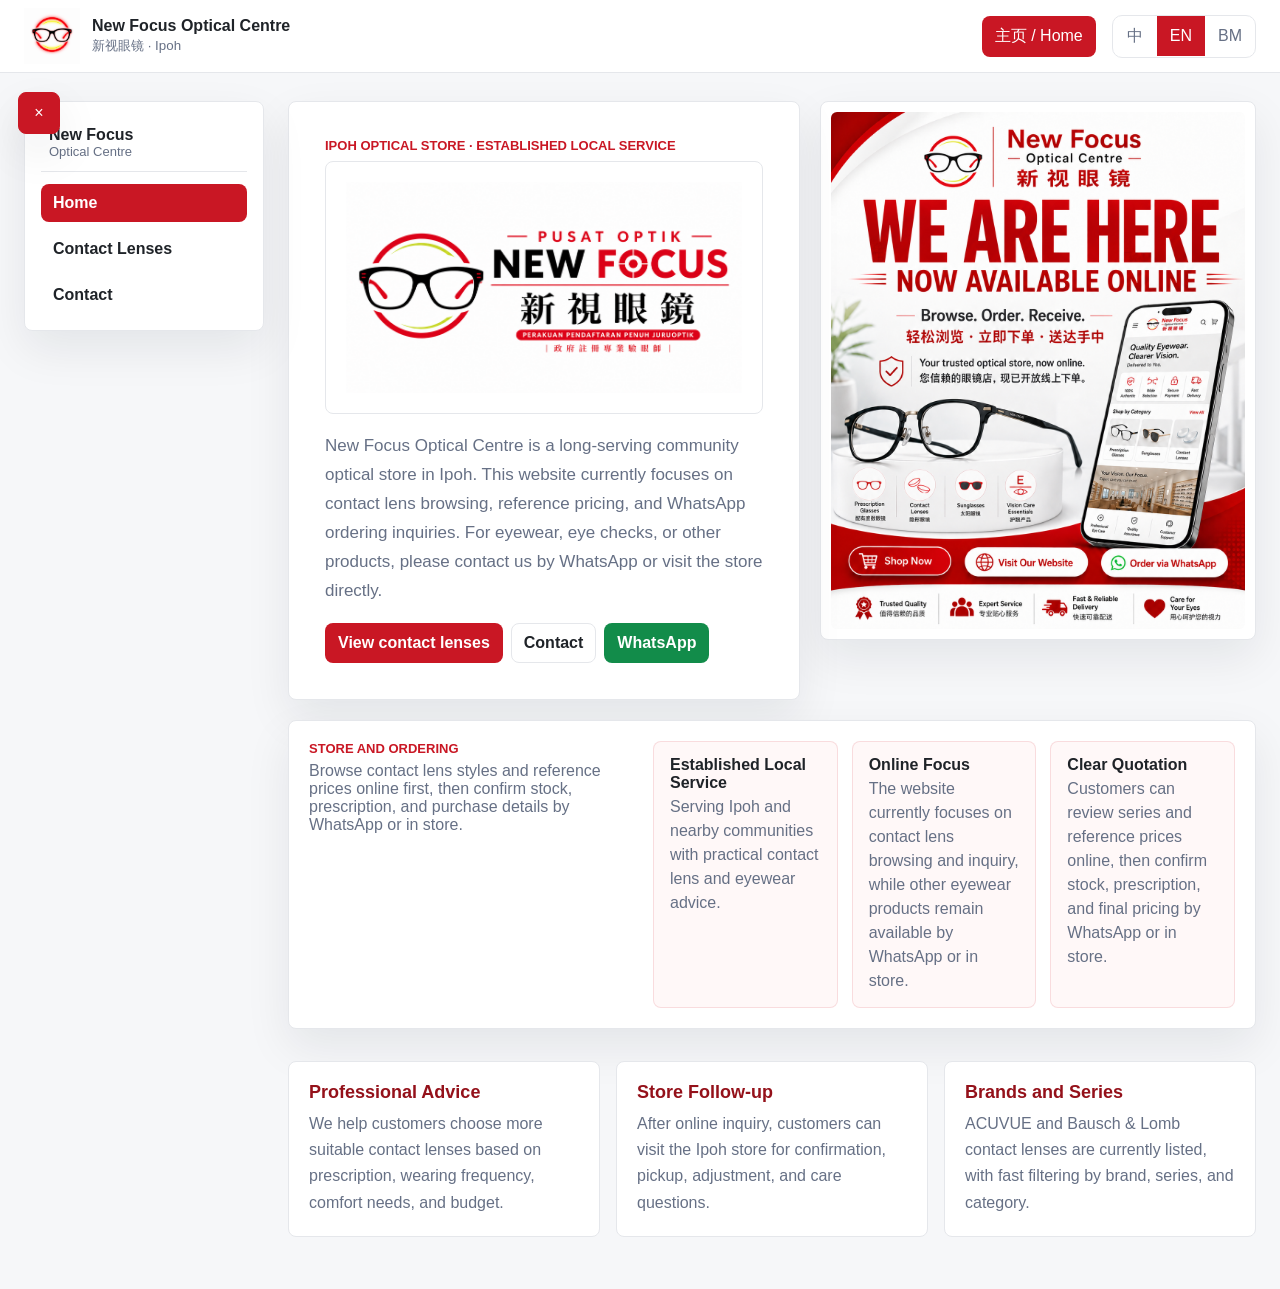
<file: index.html>
﻿<!doctype html>
<html lang="en">
<head>
  <meta charset="utf-8">
  <meta name="viewport" content="width=device-width, initial-scale=1">
  <title>New Focus Optical Centre / 新视眼镜</title>
  <link rel="stylesheet" href="styles.css">
</head>
<body>
  <header class="app-header">
    <div class="header-inner">
      <a class="brand" href="#home">
        <span class="brand-mark"><img src="assets/header-logo.png" alt="New Focus Optical Centre logo"></span>
        <span><strong>New Focus Optical Centre</strong><small>新视眼镜 · Ipoh</small></span>
      </a>
      <nav class="main-nav"><a href="#home" data-view-link="store">主页 / Home</a></nav>
      <div class="header-actions">
        <div class="language-switch">
          <button type="button" data-lang="zh">中</button>
          <button type="button" data-lang="en">EN</button>
          <button type="button" data-lang="ms">BM</button>
        </div>
        <button class="side-toggle" type="button" id="sideToggle" aria-label="Toggle menu" aria-expanded="true">☰</button>
      </div>
    </div>
  </header>

  <main>
    <section class="view" id="view-store" data-view="store">
      <div class="client-shell">
        <aside class="client-sidebar" id="clientSidebar">
          <div class="sidebar-title"><strong>New Focus</strong><span>Optical Centre</span></div>
          <a href="#home" data-client-nav="home" data-i18n="menuHome">主页</a>
          <a href="#contact-lenses" data-client-nav="contact-lenses" data-i18n="menuContactsLens">隐形眼镜商品</a>
          <a href="#contact" data-client-nav="contact" data-i18n="menuContact">联系方式</a>
        </aside>

        <div class="client-content">
          <section class="client-section active" id="home" data-client-section="home">
            <section class="hero-band home-hero">
              <div class="card hero-poster">
                <img src="pic/advertisement.png" alt="New Focus Optical Centre advertisement">
              </div>
              <div class="hero-copy">
                <p class="eyebrow" data-i18n="heroEyebrow">怡保本地眼镜店 · 老字号服务</p>
                <h1 class="sr-only" data-i18n="heroTitle">New Focus Optical Centre / 新视眼镜</h1>
                <div class="hero-signboard-frame"><img src="pic/logo.png" alt="New Focus Optical Centre / 新视眼镜"></div>
                <p data-i18n="heroText">新视眼镜是扎根怡保多年的社区眼镜店。目前网站线上提供隐形眼镜款式浏览、参考价格与 WhatsApp 下单咨询；如需眼镜、验光或其他商品，欢迎通过 WhatsApp 联系或直接到店了解。</p>
                <div class="hero-actions">
                  <a class="btn primary" href="#contact-lenses" data-i18n="browseProducts">查看隐形眼镜</a>
                  <a class="btn secondary" href="#contact" data-i18n="menuContact">联系方式</a>
                  <a class="btn whatsapp" href="https://wa.me/60125128668" target="_blank" rel="noreferrer">WhatsApp</a>
                </div>
              </div>
              <div class="store-panel logo-showcase hero-info-panel">
                <div class="store-panel-header">
                  <p class="eyebrow" data-i18n="heroPanelTitle">门店与下单方式</p>
                  <p class="muted" data-i18n="heroPanelText">先在线浏览隐形眼镜款式与参考价格，再通过 WhatsApp 或到店确认库存、度数与购买细节。</p>
                </div>
                <dl>
                  <div><dt data-i18n="featureYears">多年本地服务</dt><dd data-i18n="featureYearsText">服务怡保与周边社区，熟悉本地顾客日常隐形眼镜与配镜需求。</dd></div>
                  <div><dt data-i18n="featureService">线上选购为主</dt><dd data-i18n="featureServiceText">目前网站以隐形眼镜浏览、选购与咨询为主，其他眼镜商品欢迎 WhatsApp 或到店了解。</dd></div>
                  <div><dt data-i18n="featureCare">清楚报价</dt><dd data-i18n="featureCareText">先在线查看系列与参考价，再通过 WhatsApp 或门店确认库存、度数与最终价格。</dd></div>
                </dl>
              </div>
            </section>
            <section class="content-section feature-grid">
              <article class="card feature-card"><strong data-i18n="homeFeatureOne">专业建议</strong><p data-i18n="homeFeatureOneText">可按度数、配戴频率、舒适度和预算，协助顾客选择更合适的隐形眼镜。</p></article>
              <article class="card feature-card"><strong data-i18n="homeFeatureTwo">门店跟进</strong><p data-i18n="homeFeatureTwoText">线上咨询后可到怡保门店确认产品、取货、调整或询问后续护理方式。</p></article>
              <article class="card feature-card"><strong data-i18n="homeFeatureThree">品牌与系列</strong><p data-i18n="homeFeatureThreeText">目前已收录 ACUVUE 与 Bausch & Lomb 隐形眼镜，并可按品牌、系列与类别快速筛选。</p></article>
            </section>
          </section>

          <section class="client-section" id="contact-lenses" data-client-section="contact-lenses">
            <section class="content-section">
              <div class="section-title-row">
                <div>
                  <p class="eyebrow" data-i18n="catalogEyebrow">隐形眼镜</p>
                  <h2 data-i18n="catalogTitle">按品牌与系列筛选</h2>
                  <p class="muted" data-i18n="catalogIntro">先选择品牌，再选择品牌内的系列与类别。</p>
                </div>
              </div>
              <div class="lens-controls card">
                <div class="filter-row filter-row-primary">
                  <label class="filter-field filter-brand-field"><span data-i18n="brandLabel">品牌</span><select id="brandSelect"></select></label>
                  <div class="filter-group filter-series-group">
                    <strong data-i18n="seriesLabel">系列</strong>
                    <div class="category-tabs" id="seriesTabs"></div>
                  </div>
                </div>
                <div class="filter-group filter-category-group">
                  <strong data-i18n="categoryLabel">类别</strong>
                  <div class="category-tabs" id="categoryTabs"></div>
                </div>
              </div>
              <div id="seriesGuidePanel"></div>
              <div class="lens-section-list" id="lensSectionList"></div>
              <p class="price-note" data-i18n="priceNote">以上为建议零售价，并已包含 SST。请以 WhatsApp 或门店最终确认为准。</p>
            </section>
          </section>

          <section class="client-section" id="contact" data-client-section="contact">
            <section class="content-section contact-layout">
              <div class="card contact-card contact-info-card">
                <p class="eyebrow" data-i18n="contactEyebrow">联系方式</p>
                <h2>New Focus Optical Centre / 新视眼镜</h2>
                <dl>
                  <div><dt data-i18n="addressLabel">地址</dt><dd>261, Jalan Gunung Rapat, Taman Ipoh Jaya, 31350 Ipoh, Perak</dd></div>
                  <div><dt data-i18n="hoursLabel">营业时间</dt><dd>Monday-Saturday 11:00 AM - 7:00 PM</dd></div>
                  <div><dt>WhatsApp</dt><dd>+60 12-512 8668</dd></div>
                </dl>
                <a class="btn whatsapp full" href="https://wa.me/60125128668" target="_blank" rel="noreferrer" data-i18n="contactWhatsapp">立即通过 WhatsApp 下单</a>
                <a class="btn secondary full" href="https://www.google.com/maps/dir/?api=1&destination=New%20Focus%20Optical%20Centre%2C%20261%2C%20Jalan%20Gunung%20Rapat%2C%20Taman%20Ipoh%20Jaya%2C%2031350%20Ipoh%2C%20Perak&travelmode=driving" target="_blank" rel="noreferrer" data-i18n="contactMaps">使用 Google Maps 导航</a>
              </div>
              <div class="card contact-card quiet-map shop-photo-card contact-photo-card">
                <img src="pic/Shop.png" alt="New Focus Optical Centre storefront">
                <div class="shop-photo-caption"><strong>Ipoh Jaya</strong><span>Taman Ipoh Jaya · Gunung Rapat</span></div>
              </div>
            </section>
          </section>
        </div>
      </div>
    </section>

    <section class="view" id="view-admin-login" data-view="admin-login">
      <section class="login-layout">
        <form class="card login-card" id="adminLoginForm">
          <p class="eyebrow">管理员入口 / Admin Access</p>
          <h1>管理员登录</h1>
          <p class="muted">后台不会出现在客户导航里。请通过 <strong>/#admin</strong> 或 <strong>/#orders</strong> 进入。</p>
          <label><span>用户名 / Username</span><input name="username" autocomplete="username" required></label>
          <label><span>密码 / Password</span><input name="password" type="password" autocomplete="current-password" required></label>
          <button class="btn primary full" type="submit">登录 / Login</button>
          <p class="form-status login-error" id="adminLoginStatus"></p>
        </form>
      </section>
    </section>

    <section class="view" id="view-admin" data-view="admin">
      <section class="content-section admin-layout">
        <aside class="admin-sidebar card">
          <p class="eyebrow">管理员端 / Admin</p>
          <h1>隐形眼镜商品管理</h1>
          <p class="muted">这里先用浏览器本地储存模拟数据库。保存后客户页面会马上更新。</p>
          <div class="admin-stats" id="adminStats"></div>
          <div class="button-stack">
            <a class="btn secondary" href="#orders">订单管理 / Orders</a>
            <button class="btn secondary" type="button" data-admin-logout>退出登录 / Logout</button>
            <button class="btn primary" type="button" id="newProductBtn">新增商品</button>
            <button class="btn secondary" type="button" id="exportDataBtn">导出 JSON</button>
            <label class="btn secondary file-button"><span>导入 JSON</span><input id="importDataInput" type="file" accept="application/json"></label>
            <button class="btn danger" type="button" id="resetDataBtn">重置样本数据</button>
          </div>
        </aside>
        <div class="admin-main">
          <div class="card table-card">
            <div class="section-title-row compact"><div><p class="eyebrow">库存 / Inventory</p><h2>商品列表</h2></div></div>
            <div class="table-scroll"><table><thead><tr><th>Brand</th><th>Series</th><th>Category</th><th>Product</th><th>Price</th><th>Status</th></tr></thead><tbody id="adminProductRows"></tbody></table></div>
          </div>
          <form class="card admin-form" id="productForm">
            <div class="section-title-row compact"><div><p class="eyebrow">编辑器 / Editor</p><h2>商品资料</h2></div><button class="btn danger subtle" type="button" id="deleteProductBtn">删除商品</button></div>
            <div class="form-grid three">
              <label><span>ID</span><input name="id" required></label>
              <label><span>Brand</span><input name="brand" required></label>
              <label><span>Series</span><input name="series" required></label>
              <label><span>Category ID</span><input name="category" required></label>
              <label><span>中文分类</span><input name="categoryZh" required></label>
              <label><span>English Category</span><input name="categoryEn" required></label>
              <label><span>Kategori BM</span><input name="categoryMs" required></label>
              <label><span>类型 / Type</span><select name="type"><option value="standard">Standard lens</option><option value="color">Color lens</option></select></label>
              <label><span>Product Name 中文</span><input name="nameZh" required></label>
              <label><span>Product Name EN</span><input name="nameEn" required></label>
              <label><span>Nama Produk BM</span><input name="nameMs" required></label>
              <label><span>图片路径 / Image Path</span><input name="image" placeholder="images/product.jpg"></label>
              <label><span>上架</span><select name="active"><option value="true">Yes</option><option value="false">No</option></select></label>
            </div>
            <label class="wide-label"><span>中文描述</span><textarea name="summaryZh"></textarea></label>
            <label class="wide-label"><span>English Description</span><textarea name="summaryEn"></textarea></label>
            <label class="wide-label"><span>Malay Description</span><textarea name="summaryMs"></textarea></label>
            <label class="wide-label"><span>规格 JSON / Variants JSON</span><textarea name="variants" rows="10" spellcheck="false"></textarea></label>
            <label class="wide-label"><span>颜色 JSON / Colors JSON</span><textarea name="colors" rows="8" spellcheck="false"></textarea></label>
            <label class="wide-label"><span>Collections / Notes JSON</span><textarea name="notes" rows="4" spellcheck="false"></textarea></label>
            <div class="form-actions"><button class="btn primary" type="submit">保存商品</button><p class="form-status" id="adminFormStatus"></p></div>
          </form>
        </div>
      </section>
    </section>

    <section class="view" id="view-orders" data-view="orders">
      <section class="content-section">
        <div class="section-title-row"><div><p class="eyebrow">订单管理 / Orders</p><h1>本地模拟订单</h1><p class="muted">客户通过 WhatsApp 咨询前，可先在客户端生成本地询价记录。</p></div><div class="hero-actions"><a class="btn secondary" href="#admin">商品管理 / Products</a><button class="btn secondary" type="button" data-admin-logout>退出登录 / Logout</button><button class="btn secondary" id="clearOrdersBtn" type="button">清空模拟订单</button></div></div>
        <div class="order-board" id="orderBoard"></div>
      </section>
    </section>
  </main>

  <script src="js/data.js"></script>
  <script src="js/app.js"></script>
</body>
</html>
</file>
<file: styles.css>
﻿:root{--red:#c91724;--red-dark:#94111a;--red-soft:#fff1f2;--ink:#1f2328;--muted:#667085;--line:#e5e7eb;--bg:#f6f7f9;--paper:#fff;--green:#128c4a;--shadow:0 18px 46px rgba(16,24,40,.08);font-family:"Microsoft YaHei","PingFang SC",Arial,sans-serif}*{box-sizing:border-box}html{scroll-behavior:smooth}body{margin:0;background:var(--bg);color:var(--ink)}a{color:inherit}button,input,select,textarea{font:inherit}textarea{min-height:92px;resize:vertical}.app-header{position:sticky;top:0;z-index:30;background:rgba(255,255,255,.94);border-bottom:1px solid var(--line);backdrop-filter:blur(14px)}.header-inner{max-width:1280px;min-height:72px;margin:0 auto;padding:0 24px;display:grid;grid-template-columns:minmax(260px,1fr) auto auto;gap:16px;align-items:center}.brand{display:inline-flex;align-items:center;gap:12px;text-decoration:none;min-width:0}.brand-mark{width:44px;height:44px;border-radius:8px;display:grid;place-items:center;background:var(--red);color:#fff;font-weight:900}.brand strong,.brand small{display:block}.brand strong{line-height:1.1}.brand small{margin-top:3px;color:var(--muted)}.main-nav,.language-switch,.hero-actions,.catalog-tools,.form-actions{display:flex;align-items:center;gap:8px}.main-nav a,.language-switch button,.btn{min-height:40px;border-radius:8px;border:1px solid transparent;text-decoration:none;padding:9px 12px;cursor:pointer;background:transparent;color:var(--muted)}.main-nav a.active,.language-switch button.active{background:var(--red);color:#fff}.main-nav a:hover,.language-switch button:hover,.btn.secondary:hover{background:var(--red-soft);color:var(--red-dark)}.language-switch{border:1px solid var(--line);border-radius:10px;overflow:hidden;gap:0;background:#fff}.language-switch button{border-radius:0;min-width:44px}main{max-width:1280px;margin:0 auto;padding:0 24px 52px}.view{display:none}.view.active{display:block}.side-toggle{position:fixed;left:18px;top:92px;z-index:26;width:42px;height:42px;border:1px solid var(--line);border-radius:8px;background:#fff;color:var(--ink);box-shadow:var(--shadow);cursor:pointer}.client-shell{display:grid;grid-template-columns:240px minmax(0,1fr);gap:24px;align-items:start}.client-sidebar{position:sticky;top:92px;margin-top:28px;background:#fff;border:1px solid var(--line);border-radius:8px;box-shadow:var(--shadow);padding:16px;display:grid;gap:8px;transition:transform .18s,opacity .18s}.client-sidebar.collapsed{transform:translateX(-112%);opacity:0;pointer-events:none}.sidebar-title{padding:8px 8px 12px;border-bottom:1px solid var(--line);margin-bottom:4px}.sidebar-title strong,.sidebar-title span{display:block}.sidebar-title span{color:var(--muted);font-size:13px}.client-sidebar a{padding:10px 12px;border-radius:8px;text-decoration:none;color:var(--ink);font-weight:800}.client-sidebar a:hover{background:var(--red-soft);color:var(--red-dark)}.client-content{min-width:0}.hero-band{display:grid;grid-template-columns:minmax(0,1fr) 410px;gap:20px;align-items:stretch;margin-top:28px}.hero-copy,.card,.store-panel{background:var(--paper);border:1px solid var(--line);border-radius:8px;box-shadow:var(--shadow)}.hero-copy{padding:36px}.eyebrow{margin:0 0 8px;color:var(--red);font-weight:900;font-size:13px;text-transform:uppercase;letter-spacing:0}h1,h2,h3{letter-spacing:0}h1{margin:0 0 14px;font-size:clamp(34px,4.6vw,56px);line-height:1.05}h2{margin:0;font-size:24px;line-height:1.22}h3{margin:0}.hero-copy p:not(.eyebrow),.muted{color:var(--muted)}.hero-copy p:not(.eyebrow){max-width:680px;font-size:17px;line-height:1.7}.btn{display:inline-flex;align-items:center;justify-content:center;font-weight:800}.btn.primary{background:var(--red);color:#fff}.btn.whatsapp,.whatsapp{background:var(--green);color:#fff}.btn.secondary{border-color:var(--line);background:#fff;color:var(--ink)}.btn.danger{background:#fff5f5;color:var(--red-dark);border-color:#fecdd3}.btn.subtle{box-shadow:none}.btn.full{width:100%;margin-top:14px}.store-panel{padding:20px;display:grid;gap:16px}.lens-packshot{min-height:230px;border-radius:8px;padding:24px;display:grid;align-content:end;background:linear-gradient(135deg,rgba(148,17,26,.96),rgba(201,23,36,.9)),radial-gradient(circle at 75% 20%,rgba(255,255,255,.55) 0 58px,transparent 60px),linear-gradient(90deg,rgba(255,255,255,.12),transparent);color:#fff;position:relative;overflow:hidden}.lens-packshot:before{content:"";position:absolute;right:28px;top:28px;width:120px;height:120px;border:16px solid rgba(255,255,255,.72);border-radius:50%;box-shadow:0 0 0 28px rgba(255,255,255,.14)}.lens-packshot span,.lens-packshot strong,.lens-packshot small{position:relative;z-index:1;display:block}.lens-packshot span{font-size:13px;font-weight:900;letter-spacing:0}.lens-packshot strong{font-size:30px}.lens-packshot small{color:rgba(255,255,255,.84)}dl{margin:0;display:grid;gap:12px}dt{font-weight:900}dd{margin:3px 0 0;color:var(--muted);line-height:1.5}.content-section{margin-top:32px}.section-title-row{display:flex;justify-content:space-between;align-items:end;gap:16px;margin-bottom:16px}.section-title-row.compact{margin-bottom:12px}.lens-controls{padding:18px;display:grid;grid-template-columns:260px minmax(0,1fr);gap:18px;align-items:end;margin-bottom:18px}.lens-controls label{display:grid;gap:7px;color:var(--muted);font-size:13px;font-weight:800}.lens-controls select,label input,label select,label textarea{border:1px solid var(--line);border-radius:8px;background:#fff;min-height:42px;padding:10px 12px;min-width:0}.category-tabs{display:flex;flex-wrap:wrap;gap:8px;margin-top:8px}.category-tabs button{border:1px solid var(--line);background:#fff;border-radius:8px;padding:10px 12px;cursor:pointer;font-weight:900}.category-tabs button.active{background:var(--red);color:#fff;border-color:var(--red)}.lens-section-list{display:grid;gap:18px}.lens-price-section{padding:20px;box-shadow:none}.lens-price-section h2{margin-bottom:12px}.collection-note{border-left:4px solid var(--red);background:var(--red-soft);padding:12px 14px;border-radius:8px;margin-bottom:12px;color:var(--ink);line-height:1.7}.collection-note p{margin:0 0 10px}.collection-note p:last-child{margin-bottom:0}.table-scroll{overflow-x:auto}.price-table,table{width:100%;border-collapse:collapse;font-size:15px}th,td{border-bottom:1px solid var(--line);padding:13px 10px;text-align:left;vertical-align:top}th{color:var(--red-dark);background:var(--red-soft);font-weight:900}.price-table td strong{display:block}.price-table td small{display:block;color:var(--muted);margin-top:4px}.price-note{font-weight:900;margin:18px 0;color:var(--ink)}.contact-layout{display:grid;grid-template-columns:minmax(0,1fr) 360px;gap:18px}.contact-card{padding:22px}.quiet-map{min-height:240px;display:grid;align-content:end;background:linear-gradient(135deg,#fff,#fff4f5);color:var(--red-dark)}.quiet-map strong{font-size:30px}.quiet-map span{color:var(--muted)}
.login-layout{min-height:calc(100vh - 128px);display:grid;place-items:center;padding:36px 0}.login-card{width:min(460px,100%);padding:28px;display:grid;gap:14px}.login-card h1{font-size:34px;margin-bottom:0}.login-card p{margin:0}.login-error{color:var(--red-dark)}.admin-layout{display:grid;grid-template-columns:310px minmax(0,1fr);gap:18px;align-items:start;margin-top:28px}.admin-sidebar{position:sticky;top:92px;padding:20px}.admin-stats{display:grid;grid-template-columns:1fr 1fr;gap:10px;margin:16px 0}.stat{border:1px solid var(--line);border-radius:8px;padding:12px;background:#fbfbfc}.stat strong{display:block;font-size:22px}.stat span{color:var(--muted);font-size:13px}.button-stack{display:grid;gap:8px}.file-button input{display:none}.admin-main{display:grid;gap:18px}.table-card,.admin-form{padding:20px}tbody tr{cursor:pointer}tbody tr:hover,tbody tr.active{background:#fff8f8}.badge{display:inline-flex;align-items:center;min-height:24px;border-radius:999px;padding:2px 9px;font-size:12px;font-weight:900;background:#ecfdf3;color:#087443}.badge.inactive{background:#f2f4f7;color:#475467}.form-grid{display:grid;grid-template-columns:1fr 1fr;gap:12px}.form-grid.three{grid-template-columns:repeat(3,minmax(0,1fr))}label{display:grid;gap:6px;color:var(--muted);font-size:13px;font-weight:700}label span{color:var(--ink)}.wide-label{margin-top:12px}.form-status{min-height:22px;margin:10px 0 0;color:var(--green);font-weight:800}.order-board{display:grid;gap:12px}.order-card{padding:18px;border:1px solid var(--line);border-radius:8px;background:#fff;display:grid;grid-template-columns:1fr auto;gap:14px;box-shadow:var(--shadow)}.order-card h3{margin-bottom:5px}.order-card p{margin:4px 0;color:var(--muted)}.order-actions{display:grid;gap:8px;align-content:start;min-width:160px}.empty-state{border:1px dashed #cbd5e1;border-radius:8px;padding:28px;background:#fff;text-align:center}.empty-state p{margin-bottom:0;color:var(--muted)}.hero-actions{display:flex;gap:8px;align-items:center;flex-wrap:wrap}
@media (max-width:980px){.header-inner{grid-template-columns:1fr;padding:12px 16px}.main-nav{display:none}main{padding:0 16px 42px}.client-shell{grid-template-columns:1fr}.client-sidebar{position:fixed;left:16px;top:86px;width:min(260px,calc(100vw - 32px));z-index:25;margin-top:0}.client-sidebar.collapsed{transform:translateX(-115%)}.hero-band,.contact-layout,.admin-layout{grid-template-columns:1fr}.lens-controls{grid-template-columns:1fr}.admin-sidebar{position:static}.form-grid,.form-grid.three{grid-template-columns:1fr}.section-title-row{align-items:start;flex-direction:column}.hero-copy{padding:24px}.order-card{grid-template-columns:1fr}}

.client-section{display:none}.client-section.active{display:block}.client-sidebar a.active{background:var(--red);color:#fff}.logo-showcase{align-content:start}.logo-frame{min-height:250px;border:1px solid var(--line);border-radius:8px;background:#fff;display:grid;place-items:center;padding:28px}.logo-frame img{max-width:100%;max-height:220px;object-fit:contain}.feature-grid{display:grid;grid-template-columns:repeat(3,minmax(0,1fr));gap:16px}.feature-card{padding:20px;box-shadow:none}.feature-card strong{display:block;color:var(--red-dark);font-size:18px;margin-bottom:8px}.feature-card p{margin:0;color:var(--muted);line-height:1.65}.home-note{padding:22px 24px;box-shadow:none}.home-note h2{margin:0 0 8px}.home-note p{margin:0;line-height:1.7}.home-hero{min-height:calc(100vh - 132px);align-items:start;grid-template-columns:minmax(0,1.08fr) minmax(320px,.92fr);grid-template-areas:"copy poster" "panel panel"}.home-hero .hero-copy,.home-hero .store-panel,.home-hero .hero-poster{align-self:start}.home-hero .hero-copy{grid-area:copy}.home-hero .hero-poster{grid-area:poster}.home-hero .logo-showcase{grid-area:panel}

.sr-only {
  position: absolute;
  width: 1px;
  height: 1px;
  padding: 0;
  margin: -1px;
  overflow: hidden;
  clip: rect(0, 0, 0, 0);
  white-space: nowrap;
  border: 0;
}

.hero-signboard-frame {
  margin: 0 0 18px;
  border: 1px solid var(--line);
  border-radius: 8px;
  background: #fff;
  display: grid;
  place-items: center;
  padding: 20px;
  min-height: 220px;
}

.hero-signboard-frame img {
  max-width: 100%;
  max-height: 220px;
  object-fit: contain;
}

.hero-poster {
  padding: 10px;
  display: grid;
  place-items: center;
  overflow: hidden;
}

.hero-poster img {
  display: block;
  width: 100%;
  height: auto;
  object-fit: contain;
  border-radius: 6px;
}

.hero-info-panel {
  grid-template-columns: minmax(240px, 320px) minmax(0, 1fr);
  align-items: start;
  gap: 18px 24px;
}

.hero-info-panel .store-panel-header {
  align-content: start;
}

.hero-info-panel dl {
  grid-template-columns: repeat(3, minmax(0, 1fr));
  gap: 14px;
}

.hero-info-panel dl > div {
  padding: 14px 16px;
  border: 1px solid rgba(201, 23, 36, .12);
  border-radius: 8px;
  background: #fff8f8;
}

.store-panel-header {
  display: grid;
  gap: 6px;
}

.store-panel-header p {
  margin: 0;
}
@media (max-width:980px){.feature-grid{grid-template-columns:1fr}.home-hero{min-height:auto;grid-template-columns:1fr;grid-template-areas:"poster" "copy" "panel"}.logo-frame{min-height:190px}.logo-frame img{max-height:170px}.hero-info-panel{grid-template-columns:1fr}.hero-info-panel dl{grid-template-columns:1fr}}

.filter-groups {
  display: grid;
  gap: 14px;
}

.filter-group {
  display: grid;
}

/* Contact lens product cards and option detail view */
.lens-product-section {
  margin-top: 22px;
}

.lens-section-heading {
  display: flex;
  align-items: end;
  justify-content: space-between;
  gap: 16px;
  margin-bottom: 12px;
}

.lens-section-heading h3 {
  margin: 0;
  font-size: 1.15rem;
}

.lens-section-heading span {
  color: var(--muted);
  font-size: .9rem;
}

.series-guide-card {
  margin: 0 0 18px;
  padding: 18px 20px;
  box-shadow: none;
}

.series-guide-head h3 {
  margin: 0 0 8px;
  font-size: 1.15rem;
}

.series-guide-head p {
  margin: 0;
  color: var(--muted);
  line-height: 1.65;
}

.series-guide-tags {
  display: flex;
  flex-wrap: wrap;
  gap: 8px;
  margin-top: 14px;
}

.series-guide-tags span {
  display: inline-flex;
  align-items: center;
  min-height: 30px;
  padding: 6px 10px;
  border-radius: 999px;
  background: #fff6f6;
  border: 1px solid rgba(180, 24, 24, .18);
  color: var(--red-dark);
  font-size: .84rem;
  font-weight: 800;
}

.lens-card-row {
  display: flex;
  gap: 14px;
  overflow-x: auto;
  padding: 2px 2px 14px;
  scroll-snap-type: x proximity;
}

.lens-product-card {
  flex: 0 0 292px;
  min-height: 420px;
  display: flex;
  flex-direction: column;
  align-items: stretch;
  gap: 10px;
  text-align: left;
  border: 1px solid var(--line);
  border-radius: 8px;
  background: var(--paper);
  color: var(--ink);
  padding: 14px;
  scroll-snap-align: start;
  transition: border-color .18s ease, box-shadow .18s ease, transform .18s ease;
}

.lens-product-card:hover,
.lens-product-card.active {
  border-color: var(--red);
  box-shadow: 0 12px 32px rgba(180, 24, 24, .12);
  transform: translateY(-2px);
}

.lens-card-main {
  flex: 1 1 auto;
  display: flex;
  flex-direction: column;
  align-items: stretch;
  gap: 10px;
  width: 100%;
  min-height: 0;
  padding: 0;
  border: 0;
  background: transparent;
  color: inherit;
  text-align: left;
  cursor: pointer;
}

.product-card-actions {
  display: flex;
  flex-wrap: wrap;
  gap: 8px;
  margin-top: 2px;
}

.product-image-slot {
  width: 100%;
  aspect-ratio: 4 / 3;
  border: 1px dashed rgba(180, 24, 24, .35);
  border-radius: 8px;
  background: linear-gradient(135deg, #fff, #fff5f5);
  display: grid;
  place-items: center;
  color: var(--muted);
  font-size: .9rem;
  overflow: hidden;
}

.product-image-slot.has-image {
  border-style: solid;
  background: #fff;
}

.product-image-slot img {
  width: 100%;
  height: 100%;
  object-fit: contain;
}

.product-category-pill {
  display: inline-flex;
  align-self: flex-start;
  border: 1px solid rgba(180, 24, 24, .22);
  color: var(--red);
  background: #fff7f7;
  border-radius: 999px;
  padding: 4px 9px;
  font-size: .78rem;
  line-height: 1.2;
  flex-wrap: wrap;
}

.lens-product-card strong {
  font-size: 1rem;
  line-height: 1.35;
}

.lens-product-card p {
  min-height: 68px;
  margin: 0;
  color: var(--muted);
  line-height: 1.55;
  font-size: .9rem;
}

.product-card-meta {
  color: var(--ink);
  font-size: .88rem;
}

.product-card-price {
  margin-top: auto;
  color: var(--red);
  font-weight: 800;
}

.btn.mini {
  width: fit-content;
  min-height: 34px;
  padding: 7px 10px;
  font-size: .86rem;
}

.lens-detail-panel {
  display: grid;
  grid-template-columns: minmax(220px, 340px) minmax(0, 1fr);
  gap: 24px;
  border: 1px solid var(--line);
  border-radius: 8px;
  background: #fff;
  padding: 18px;
  margin: 20px 0 24px;
  box-shadow: 0 16px 42px rgba(17, 24, 39, .08);
}

.detail-media .product-image-slot {
  aspect-ratio: 1 / 1;
}

.detail-content {
  min-width: 0;
}

.detail-title-row {
  display: flex;
  align-items: flex-start;
  justify-content: space-between;
  gap: 16px;
}

.detail-title-row h3 {
  margin: 4px 0 0;
  font-size: 1.45rem;
}

.icon-close {
  width: 34px;
  height: 34px;
  border: 1px solid var(--line);
  border-radius: 50%;
  background: #fff;
  cursor: pointer;
  color: var(--muted);
  font-size: 1.1rem;
}

.detail-summary,
.detail-notes,
.microcopy,
.selected-line {
  color: var(--muted);
  line-height: 1.55;
}

.detail-notes {
  border-left: 3px solid rgba(180, 24, 24, .25);
  padding-left: 10px;
  font-size: .92rem;
}

.detail-points {
  display: grid;
  gap: 10px;
  margin: 14px 0 4px;
}

.detail-point {
  padding: 12px 14px;
  border: 1px solid var(--line);
  border-radius: 10px;
  background: #fbfbfc;
}

.detail-point strong {
  display: block;
  margin-bottom: 4px;
  color: var(--ink);
  font-size: .92rem;
}

.detail-point p {
  margin: 0;
  color: var(--muted);
  line-height: 1.6;
  font-size: .92rem;
}

.detail-option-block {
  margin-top: 18px;
}

.detail-option-block > strong {
  display: block;
  margin-bottom: 10px;
}

.eye-power-head {
  display: flex;
  align-items: center;
  justify-content: space-between;
  gap: 12px;
  margin-bottom: 10px;
}

.eye-power-grid {
  display: grid;
  grid-template-columns: repeat(2, minmax(0, 1fr));
  gap: 12px;
}

.eye-card {
  display: grid;
  gap: 10px;
  padding: 14px;
  border: 1px solid rgba(180, 24, 24, .16);
  border-radius: 8px;
  background: #fff8f8;
}

.eye-card > strong {
  color: var(--red-dark);
}

.eye-field {
  gap: 5px;
}

.eye-field select {
  width: 100%;
}

.vision-type-grid .option-pill {
  min-width: 150px;
  align-items: center;
  text-align: center;
}

.option-grid,
.color-options {
  display: flex;
  flex-wrap: wrap;
  gap: 10px;
}

.option-pill,
.color-option {
  border: 1px solid var(--line);
  border-radius: 8px;
  background: #fff;
  color: var(--ink);
  padding: 10px 12px;
  cursor: pointer;
}

.option-pill {
  display: flex;
  flex-direction: column;
  gap: 4px;
  min-width: 168px;
  text-align: left;
}

.option-pill b {
  color: var(--red);
}

.option-pill.active,
.color-option.active {
  border-color: var(--red);
  background: #fff5f5;
  box-shadow: inset 0 0 0 1px var(--red);
}

.quantity-custom-row {
  display: flex;
  align-items: center;
  justify-content: space-between;
  gap: 12px;
  margin-top: 12px;
}

.quantity-custom-row > span {
  color: var(--muted);
  font-size: .9rem;
  font-weight: 700;
}

.qty-stepper {
  display: inline-flex;
  align-items: center;
  border: 1px solid var(--line);
  border-radius: 10px;
  overflow: hidden;
  background: #fff;
}

.qty-step-btn {
  width: 42px;
  min-height: 42px;
  border: 0;
  background: #fff;
  color: var(--ink);
  font-size: 1.1rem;
  font-weight: 700;
  cursor: pointer;
}

.qty-step-btn:hover {
  background: #fff5f5;
  color: var(--red);
}

.qty-input {
  width: 64px;
  min-height: 42px;
  border: 0;
  border-left: 1px solid var(--line);
  border-right: 1px solid var(--line);
  text-align: center;
  font-weight: 800;
  color: var(--ink);
  background: #fff;
}

.qty-input::-webkit-outer-spin-button,
.qty-input::-webkit-inner-spin-button {
  -webkit-appearance: none;
  margin: 0;
}

.qty-input[type="number"] {
  -moz-appearance: textfield;
}

.color-group {
  margin-top: 10px;
}

.color-group > span {
  display: block;
  color: var(--muted);
  font-size: .86rem;
  margin-bottom: 8px;
}

.color-option {
  display: inline-flex;
  align-items: center;
  gap: 8px;
  font-size: .9rem;
}

.color-option i {
  width: 18px;
  height: 18px;
  border-radius: 50%;
  border: 1px solid rgba(0, 0, 0, .16);
}

.price-summary {
  margin-top: 20px;
  border-radius: 8px;
  background: #1f2937;
  color: #fff;
  padding: 16px;
}

.price-summary dl {
  display: grid;
  grid-template-columns: repeat(2, minmax(0, 1fr));
  gap: 10px 18px;
  margin: 12px 0 16px;
}

.price-summary dt {
  color: rgba(255, 255, 255, .68);
  font-size: .8rem;
}

.price-summary dd {
  margin: 3px 0 0;
  font-weight: 700;
}

.admin-form textarea[name="variants"],
.admin-form textarea[name="colors"],
.admin-form textarea[name="notes"] {
  font-family: Consolas, Monaco, monospace;
  font-size: .86rem;
  line-height: 1.45;
}

@media (max-width: 780px) {
  .lens-product-card {
    flex-basis: 82vw;
  }

  .lens-detail-panel {
    grid-template-columns: 1fr;
  }

  .price-summary dl {
    grid-template-columns: 1fr;
  }

  .eye-power-grid {
    grid-template-columns: 1fr;
  }

  .eye-power-head {
    align-items: stretch;
    flex-direction: column;
  }

  .quantity-custom-row {
    flex-direction: column;
    align-items: stretch;
  }

  .qty-stepper {
    width: 100%;
  }

  .qty-input {
    flex: 1 1 auto;
  }
}


.admin-stats > div {
  border: 1px solid var(--line);
  border-radius: 8px;
  padding: 12px;
  background: #fbfbfc;
}

.admin-stats > div strong,
.admin-product-count strong {
  display: block;
  font-size: 22px;
}

.admin-stats > div span {
  color: var(--muted);
  font-size: 13px;
}

tbody tr.selected {
  background: #fff8f8;
}

/* Sidebar collapse behavior */
.client-shell.sidebar-collapsed {
  grid-template-columns: minmax(0, 1fr);
}

.client-shell.sidebar-collapsed .client-sidebar {
  display: none;
}

.side-toggle[aria-expanded="true"] {
  background: var(--red);
  color: #fff;
  border-color: var(--red);
}

@media (max-width: 980px) {
  .client-sidebar.collapsed {
    display: grid;
    transform: translateX(-115%);
    opacity: 0;
    pointer-events: none;
  }

  .client-shell.sidebar-collapsed {
    grid-template-columns: 1fr;
  }
}

/* Client mobile first pass */
@media (max-width: 980px) {
  .side-toggle {
    top: 82px;
    left: 14px;
  }

  .client-shell:not(.sidebar-collapsed) .side-toggle {
    top: 88px;
    left: calc(min(292px, calc(100vw - 28px)) - 28px);
    z-index: 26;
  }

  .client-shell {
    display: block;
  }

  .client-shell:not(.sidebar-collapsed)::before {
    content: "";
    position: fixed;
    inset: 0;
    z-index: 24;
    background: rgba(17, 24, 39, .34);
  }

  .client-shell .client-sidebar {
    position: fixed;
    top: 76px;
    left: 14px;
    z-index: 25;
    width: min(292px, calc(100vw - 28px));
    max-height: calc(100vh - 96px);
    overflow-y: auto;
    margin-top: 0;
    transform: translateX(0);
    opacity: 1;
  }

  .client-shell.sidebar-collapsed .client-sidebar,
  .client-sidebar.collapsed {
    display: grid;
    transform: translateX(-118%);
    opacity: 0;
    pointer-events: none;
  }

  .client-content {
    width: 100%;
  }

  .home-hero {
    gap: 14px;
    margin-top: 22px;
  }

  .home-hero .hero-copy {
    padding: 22px 18px;
  }

  .home-hero h1 {
    font-size: 31px;
    line-height: 1.08;
  }

  .home-hero .hero-copy p:not(.eyebrow) {
    font-size: 15px;
    line-height: 1.58;
  }

  .logo-showcase {
    padding: 14px;
  }

  .hero-signboard-frame {
    min-height: 150px;
    padding: 16px;
  }

  .hero-signboard-frame img {
    max-height: 128px;
  }

  .logo-frame {
    min-height: 150px;
    padding: 16px;
  }

  .logo-frame img {
    max-height: 128px;
  }

  .feature-grid {
    gap: 12px;
  }

  .feature-card {
    padding: 16px;
  }

  .content-section {
    margin-top: 24px;
  }

  .lens-card-row {
    display: grid;
    grid-template-columns: 1fr;
    overflow: visible;
    gap: 14px;
    padding: 0;
  }

  .lens-product-card {
    width: 100%;
    min-height: 0;
    flex: none;
    padding: 14px;
  }

  .lens-product-card p {
    min-height: 0;
  }

  .product-image-slot {
    aspect-ratio: 4 / 3;
  }

  .lens-detail-panel {
    grid-template-columns: 1fr;
    gap: 16px;
    padding: 14px;
  }

  .detail-title-row h3 {
    font-size: 1.25rem;
  }

  .option-grid,
  .color-options {
    gap: 8px;
  }

  .option-pill {
    width: 100%;
    min-width: 0;
  }

  .color-option {
    flex: 1 1 calc(50% - 8px);
    justify-content: flex-start;
    min-height: 42px;
  }
}

@media (max-width: 560px) {
  .header-inner {
    gap: 10px;
  }

  .brand-mark {
    width: 38px;
    height: 38px;
  }

  .brand strong {
    font-size: 14px;
  }

  .brand small {
    font-size: 12px;
  }

  main {
    padding: 0 12px 34px;
  }

  .hero-actions .btn {
    flex: 1 1 100%;
  }

  .section-title-row h2 {
    font-size: 21px;
  }

  .lens-controls {
    padding: 14px;
  }

  .category-tabs button {
    flex: 1 1 100%;
  }

  .price-summary {
    padding: 14px;
  }
}

/* Header menu placement */
.header-actions {
  display: flex;
  align-items: center;
  justify-content: flex-end;
  gap: 10px;
}

@media (max-width: 980px) {
  .header-inner {
    grid-template-columns: minmax(0, 1fr) auto;
    gap: 10px;
  }

  .brand {
    min-width: 0;
  }

  .header-actions {
    grid-column: 2;
    grid-row: 1;
    gap: 8px;
  }

  .header-actions .language-switch button {
    min-width: 38px;
    min-height: 38px;
    padding: 7px 9px;
  }

  .header-actions .side-toggle {
    position: static;
    width: 38px;
    height: 38px;
    min-height: 38px;
    box-shadow: none;
    flex: 0 0 auto;
  }
}

@media (max-width: 430px) {
  .header-inner {
    padding: 10px 12px;
  }

  .header-actions {
    gap: 6px;
  }

  .header-actions .language-switch button {
    min-width: 34px;
    min-height: 36px;
    padding: 6px 7px;
    font-size: 13px;
  }

  .header-actions .side-toggle {
    width: 36px;
    height: 36px;
    min-height: 36px;
  }
}

/* Contact shop photo */
.shop-photo-card {
  padding: 0;
  overflow: hidden;
  min-height: 0;
  background: #fff;
  display: grid;
  align-content: stretch;
}

.shop-photo-card img {
  width: 100%;
  aspect-ratio: 4 / 3;
  object-fit: cover;
  display: block;
}

.shop-photo-caption {
  padding: 16px 18px 18px;
  background: #fff;
}

.shop-photo-caption strong,
.shop-photo-caption span {
  display: block;
}

.shop-photo-caption strong {
  color: var(--red-dark);
  font-size: 28px;
  line-height: 1.1;
}

.shop-photo-caption span {
  margin-top: 4px;
  color: var(--muted);
}

@media (max-width: 980px) {
  .shop-photo-caption strong {
    font-size: 24px;
  }
}

/* Mobile contact shop image sizing */
@media (max-width: 980px) {
  .contact-photo-card {
    order: -1;
  }

  .contact-info-card {
    order: 1;
  }

  .shop-photo-card img {
    height: auto;
    aspect-ratio: auto;
    object-fit: contain;
    object-position: center top;
  }
}

@media (max-width: 430px) {
  .shop-photo-card img {
    height: auto;
  }
}

/* Header logo image */
.brand-mark {
  width: 56px;
  height: 56px;
  padding: 0;
  border-radius: 0;
  background: transparent;
  overflow: visible;
}

.brand-mark img {
  width: 100%;
  height: 100%;
  object-fit: contain;
  display: block;
}

/* Lens filter layout */
.lens-controls {
  position: relative;
  grid-template-columns: 1fr;
  align-items: stretch;
  gap: 16px;
}

.filter-row {
  display: grid;
  gap: 18px;
}

.filter-row-primary {
  grid-template-columns: minmax(240px, 320px) minmax(0, 1fr);
  align-items: start;
}

.filter-field,
.filter-group {
  display: grid;
  gap: 7px;
  min-width: 0;
}

.filter-group strong {
  color: var(--muted);
  font-size: 13px;
  font-weight: 800;
}

.filter-brand-field {
  align-self: start;
}

.filter-brand-field select {
  width: 100%;
}

.filter-series-group,
.filter-category-group,
.lens-section-list,
.lens-product-section,
.lens-price-section {
  min-width: 0;
}

.lens-section-list,
.lens-product-section {
  overflow: hidden;
}

.filter-series-group {
  align-content: start;
}

#seriesTabs {
  justify-content: flex-start;
  align-items: flex-start;
  flex-wrap: wrap;
  overflow: visible;
  margin-top: 0;
  padding-bottom: 0;
}

#seriesTabs button {
  flex: 0 0 auto;
  white-space: nowrap;
}

.filter-category-group {
  position: relative;
  z-index: 0;
  margin-top: 2px;
}

.filter-category-group #categoryTabs {
  margin-top: 0;
}

.lens-card-row {
  display: flex;
  flex-wrap: nowrap;
  max-width: 100%;
  overflow-x: auto;
  overflow-y: hidden;
  overscroll-behavior-x: contain;
  scrollbar-gutter: stable both-edges;
}

.lens-product-card {
  flex: 0 0 292px;
}

@media (max-width: 980px) {
  .filter-row-primary {
    grid-template-columns: 1fr;
  }

  #seriesTabs {
    flex-wrap: wrap;
    overflow: visible;
    padding-bottom: 0;
  }

  .lens-card-row {
    display: grid;
    flex-wrap: initial;
    overflow: visible;
    scrollbar-gutter: auto;
  }

  .lens-product-card {
    width: 100%;
    flex: none;
  }
}

@media (max-width: 560px) {
  .brand-mark {
    width: 44px;
    height: 44px;
  }
}
</file>
